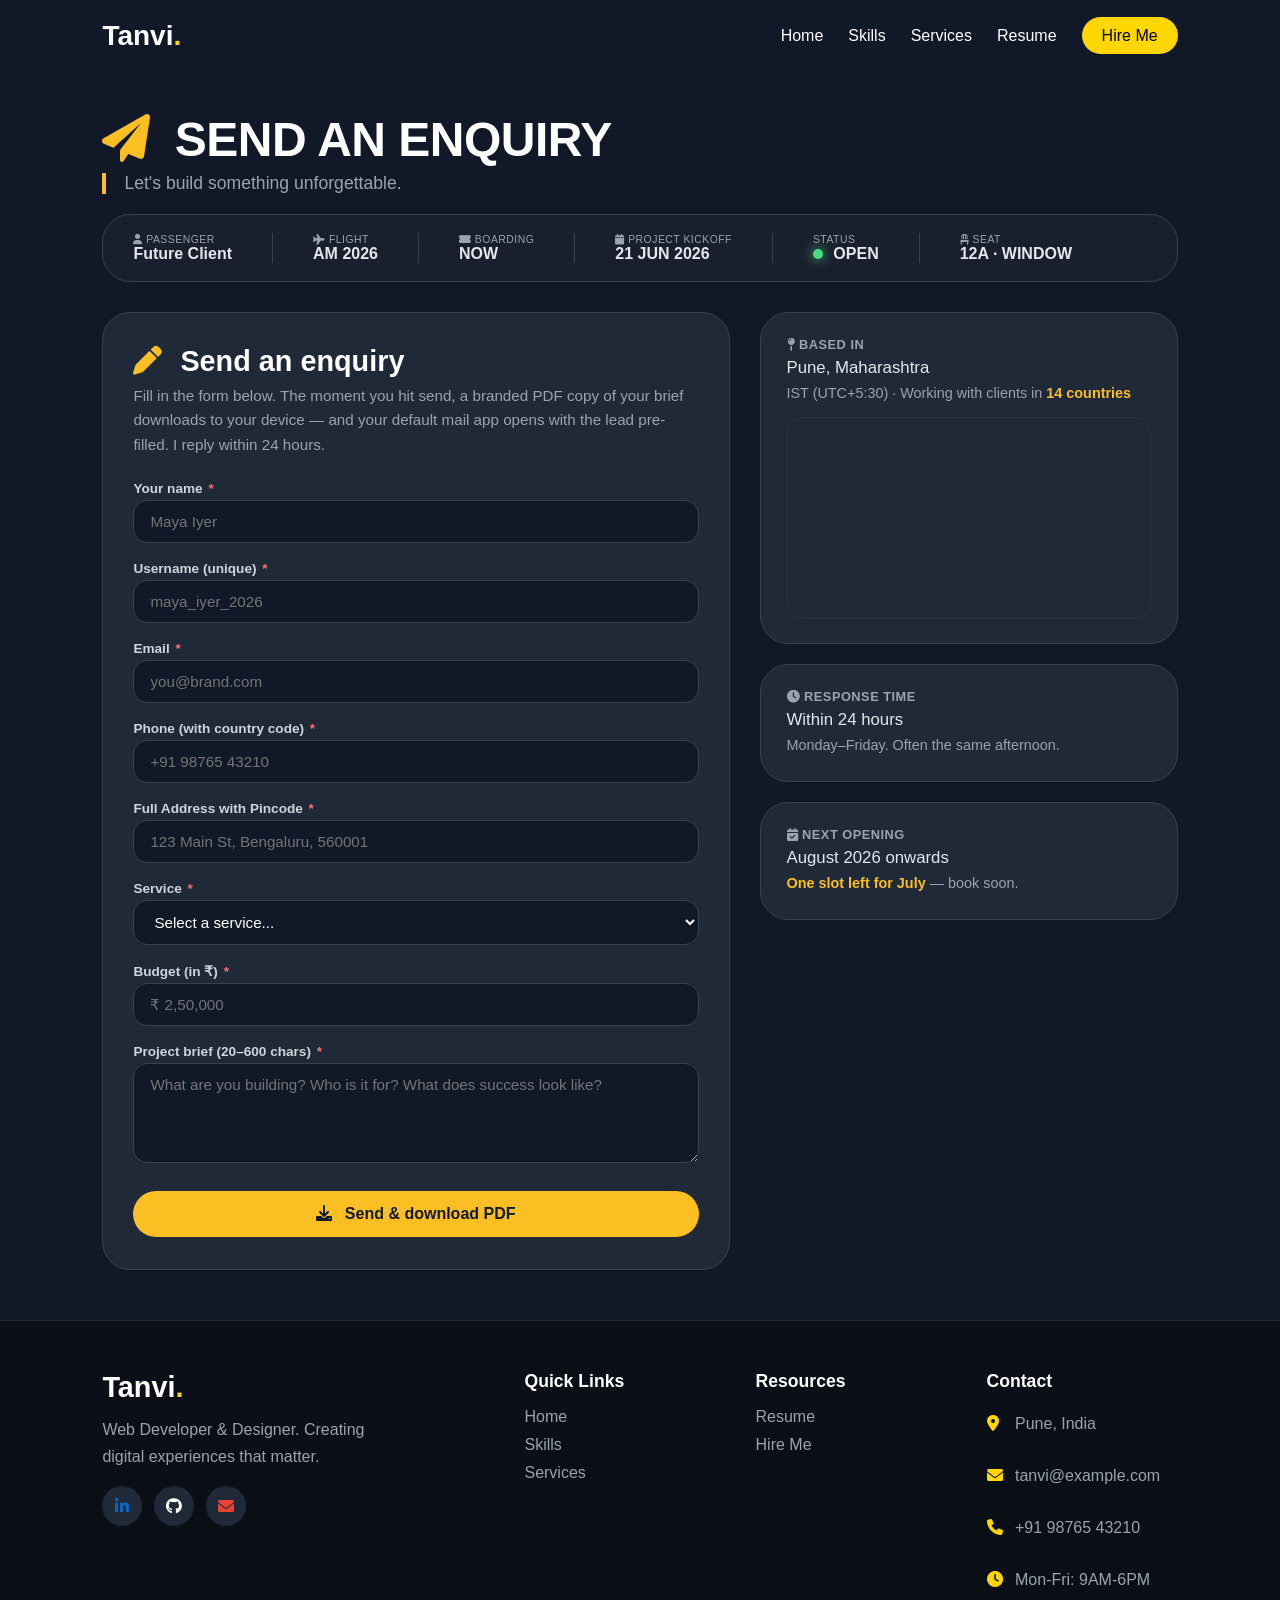
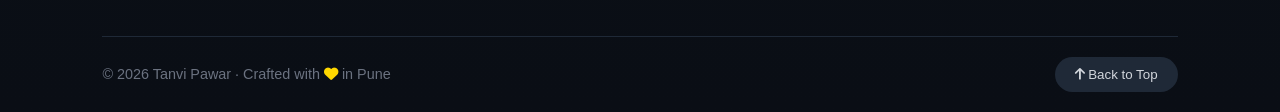
<file: contact.html>
<!DOCTYPE html>
<html lang="en">
<head>
  <meta charset="UTF-8" />
  <meta name="viewport" content="width=device-width, initial-scale=1.0" />
  <title>Tanvi · Contact · Studio</title>
  <link rel="stylesheet" href="https://cdnjs.cloudflare.com/ajax/libs/font-awesome/6.0.0-beta3/css/all.min.css" />
  <style>
    * { margin: 0; padding: 0; box-sizing: border-box; font-family: 'Segoe UI', Arial, sans-serif; }
    body { background: #111827; color: white; }

    header {
      display: flex;
      justify-content: space-between;
      align-items: center;
      padding: 20px 8%;
      position: sticky;
      top: 0;
      background: #111827;
      z-index: 100;
    }
    .logo { font-size: 28px; font-weight: bold; }
    .logo span { color: gold; }
    nav ul { display: flex; list-style: none; gap: 25px; }
    nav ul li a { text-decoration: none; color: white; font-weight: 500; transition: 0.2s; }
    nav ul li a:hover { color: #ffd966; }
    .active { background: gold; padding: 10px 20px; border-radius: 20px; color: black !important; }
    .active:hover { background: #e6c200 !important; color: black !important; }

    .contact-header { padding: 40px 8% 20px; }
    .contact-header h1 { font-size: 3rem; font-weight: 700; letter-spacing: -0.5px; }
    .contact-header h1 i { color: #fbbf24; margin-right: 12px; }
    .contact-header .sub { color: #9ca3af; font-size: 1.1rem; margin-top: 6px; border-left: 4px solid #fbbf24; padding-left: 18px; }

    .boarding-status { padding: 10px 8% 20px; display: flex; flex-wrap: wrap; gap: 20px 40px; align-items: center; background: #1a1f2e; border-radius: 28px; margin: 0 8% 20px; padding: 18px 30px; border: 1px solid #374151; }
    .boarding-status .item { display: flex; flex-direction: column; }
    .boarding-status .item .label { font-size: 0.65rem; text-transform: uppercase; color: #9ca3af; letter-spacing: 0.5px; }
    .boarding-status .item .value { font-weight: 600; font-size: 1rem; color: #e5e7eb; }
    .boarding-status .item .value i { color: #fbbf24; margin-right: 6px; }
    .boarding-status .divider { width: 1px; height: 30px; background: #374151; }
    .status-dot { display: inline-block; width: 10px; height: 10px; background: #4ade80; border-radius: 50%; margin-right: 6px; box-shadow: 0 0 12px #4ade80; }

    .contact-content { padding: 10px 8% 30px; display: grid; grid-template-columns: 1.2fr 0.8fr; gap: 30px; }

    .contact-form { background: #1f2937; border-radius: 28px; padding: 32px 30px; border: 1px solid #374151; }
    .contact-form .form-title { font-size: 1.8rem; font-weight: 700; margin-bottom: 6px; }
    .contact-form .form-title i { color: #fbbf24; margin-right: 10px; }
    .contact-form .form-desc { color: #9ca3af; font-size: 0.95rem; line-height: 1.6; margin-bottom: 24px; }

    .form-group { margin-bottom: 18px; }
    .form-group label { display: block; font-size: 0.85rem; font-weight: 600; color: #d1d5db; margin-bottom: 4px; }
    .form-group label .required { color: #f87171; margin-left: 2px; }
    .form-group input, .form-group select, .form-group textarea { width: 100%; padding: 12px 16px; background: #111827; border: 1px solid #374151; border-radius: 14px; color: white; font-size: 0.95rem; transition: 0.2s; outline: none; font-family: inherit; }
    .form-group input:focus, .form-group select:focus, .form-group textarea:focus { border-color: #fbbf24; box-shadow: 0 0 0 3px rgba(251, 191, 36, 0.15); }
    .form-group input.error, .form-group textarea.error { border-color: #f87171; box-shadow: 0 0 0 3px rgba(248, 113, 113, 0.15); }
    .form-group textarea { resize: vertical; min-height: 100px; }
    .form-group select option { background: #1f2937; }
    .form-row { display: grid; grid-template-columns: 1fr 1fr; gap: 16px; }
    .form-group .error-msg { color: #f87171; font-size: 0.8rem; margin-top: 4px; display: none; }
    .form-group .error-msg.show { display: block; }

    .btn-submit { background: #fbbf24; color: #111827; border: none; padding: 14px 40px; border-radius: 60px; font-weight: 700; font-size: 1rem; cursor: pointer; transition: 0.2s; width: 100%; margin-top: 6px; }
    .btn-submit:hover { background: #f59e0b; transform: scale(1.01); }
    .btn-submit i { margin-right: 8px; }

    .contact-info { display: flex; flex-direction: column; gap: 20px; }
    .info-card { background: #1f2937; border-radius: 28px; padding: 24px 26px; border: 1px solid #374151; }
    .info-card .info-title { font-size: 0.8rem; text-transform: uppercase; color: #9ca3af; letter-spacing: 0.5px; font-weight: 600; margin-bottom: 6px; }
    .info-card .info-value { font-size: 1.05rem; font-weight: 500; color: #e5e7eb; }
    .info-card .info-value i { color: #fbbf24; margin-right: 8px; width: 20px; }
    .info-card .info-desc { color: #9ca3af; font-size: 0.9rem; line-height: 1.6; margin-top: 4px; }
    .info-card .highlight { color: #fbbf24; font-weight: 600; }

    /* MAP CONTAINER */
    .map-container { 
      border-radius: 16px; 
      overflow: hidden; 
      margin-top: 12px;
      border: 1px solid #2a3344;
    }
    .map-container iframe {
      width: 100%;
      height: 200px;
      border: 0;
      display: block;
    }

    /* NEW UNIQUE FOOTER */
    .footer-new {
      background: linear-gradient(180deg, #0b0f17 0%, #0a0e15 100%);
      border-top: 1px solid #1f2937;
      padding: 50px 8% 20px;
      margin-top: 20px;
    }
    .footer-grid {
      display: grid;
      grid-template-columns: 2fr 1fr 1fr 1fr;
      gap: 40px;
      margin-bottom: 40px;
    }
    .footer-brand h3 { font-size: 1.8rem; font-weight: 700; margin-bottom: 12px; }
    .footer-brand h3 span { color: gold; }
    .footer-brand p { color: #9ca3af; line-height: 1.7; max-width: 300px; }
    .footer-social { display: flex; gap: 12px; margin-top: 16px; }
    .footer-social a { display: inline-flex; align-items: center; justify-content: center; width: 40px; height: 40px; border-radius: 50%; background: #1f2937; color: #d1d5db; transition: 0.3s; text-decoration: none; }
    .footer-social a:hover { background: gold; color: #111827; transform: translateY(-3px); }
    .footer-col h4 { color: white; font-size: 1.1rem; font-weight: 600; margin-bottom: 16px; }
    .footer-col ul { list-style: none; }
    .footer-col ul li { margin-bottom: 10px; }
    .footer-col ul li a { color: #9ca3af; text-decoration: none; transition: 0.3s; }
    .footer-col ul li a:hover { color: gold; padding-left: 6px; }
    .footer-col .contact-info { color: #9ca3af; line-height: 2; }
    .footer-col .contact-info i { color: gold; width: 24px; }
    .footer-bottom { border-top: 1px solid #1f2937; padding-top: 20px; display: flex; justify-content: space-between; align-items: center; flex-wrap: wrap; gap: 12px; }
    .footer-bottom p { color: #6b7280; font-size: 0.9rem; }
    .footer-bottom .scroll-top { background: #1f2937; color: #d1d5db; border: none; padding: 10px 20px; border-radius: 40px; cursor: pointer; transition: 0.3s; }
    .footer-bottom .scroll-top:hover { background: gold; color: #111827; }

    /* Footer social icons - updated with correct links */
    .footer-social a .fa-linkedin-in { color: #0a66c2; }
    .footer-social a .fa-github { color: #fff; }
    .footer-social a .fa-envelope { color: #ea4335; }

    @media (max-width: 900px) {
      .contact-content { grid-template-columns: 1fr; gap: 20px; }
      .form-row { grid-template-columns: 1fr; }
    }
    @media (max-width: 768px) {
      .contact-header h1 { font-size: 2.2rem; }
      .boarding-status { flex-direction: column; align-items: flex-start; gap: 10px; padding: 16px 20px; }
      .boarding-status .divider { display: none; }
      .footer-grid { grid-template-columns: 1fr; gap: 30px; }
      .footer-bottom { flex-direction: column; text-align: center; }
      nav ul { gap: 12px; flex-wrap: wrap; }
      header { flex-direction: column; align-items: flex-start; gap: 10px; }
      .contact-form { padding: 24px 18px; }
    }
  </style>
</head>
<body>

<header>
  <div class="logo">Tanvi<span>.</span></div>
  <nav>
    <ul>
      <li><a href="index.html">Home</a></li>
      <li><a href="skills.html">Skills</a></li>
      <li><a href="services.html">Services</a></li>
      <li><a href="resume.html">Resume</a></li>
      <li><a href="contact.html" class="active">Hire Me</a></li>
    </ul>
  </nav>
</header>

<div class="contact-header">
  <h1><i class="fas fa-paper-plane"></i> SEND AN ENQUIRY</h1>
  <div class="sub">Let's build something unforgettable.</div>
</div>

<div class="boarding-status">
  <div class="item">
    <span class="label"><i class="fas fa-user"></i> PASSENGER</span>
    <span class="value">Future Client</span>
  </div>
  <div class="divider"></div>
  <div class="item">
    <span class="label"><i class="fas fa-plane"></i> FLIGHT</span>
    <span class="value">AM 2026</span>
  </div>
  <div class="divider"></div>
  <div class="item">
    <span class="label"><i class="fas fa-ticket-alt"></i> BOARDING</span>
    <span class="value">NOW</span>
  </div>
  <div class="divider"></div>
  <div class="item">
    <span class="label"><i class="fas fa-calendar"></i> PROJECT KICKOFF</span>
    <span class="value">21 JUN 2026</span>
  </div>
  <div class="divider"></div>
  <div class="item">
    <span class="label">STATUS</span>
    <span class="value"><span class="status-dot"></span> OPEN</span>
  </div>
  <div class="divider"></div>
  <div class="item">
    <span class="label"><i class="fas fa-chair"></i> SEAT</span>
    <span class="value">12A · WINDOW</span>
  </div>
</div>

<div class="contact-content">
  <div class="contact-form">
    <div class="form-title"><i class="fas fa-pen"></i> Send an enquiry</div>
    <div class="form-desc">
      Fill in the form below. The moment you hit send, a branded PDF copy of your brief downloads to your device — and your default mail app opens with the lead pre-filled. I reply within 24 hours.
    </div>

    <form id="contactForm" onsubmit="return handleSubmit(event)">
      <div class="form-group">
        <label for="name">Your name <span class="required">*</span></label>
        <input type="text" id="name" placeholder="Maya Iyer" required />
        <div class="error-msg" id="nameError">Please enter your full name.</div>
      </div>

      <div class="form-group">
        <label for="username">Username (unique) <span class="required">*</span></label>
        <input type="text" id="username" placeholder="maya_iyer_2026" required />
        <div class="error-msg" id="usernameError">Please choose a unique username (min 3 characters, letters/numbers/underscore).</div>
      </div>

      <div class="form-group">
        <label for="email">Email <span class="required">*</span></label>
        <input type="email" id="email" placeholder="you@brand.com" required />
        <div class="error-msg" id="emailError">Please enter a valid email address.</div>
      </div>

      <div class="form-group">
        <label for="phone">Phone (with country code) <span class="required">*</span></label>
        <input type="tel" id="phone" placeholder="+91 98765 43210" required />
        <div class="error-msg" id="phoneError">Phone must start with 6-9 and be 10-12 digits long (with country code).</div>
      </div>

      <div class="form-group">
        <label for="address">Full Address with Pincode <span class="required">*</span></label>
        <input type="text" id="address" placeholder="123 Main St, Bengaluru, 560001" required />
        <div class="error-msg" id="addressError">Please enter a complete address with a 6-digit pincode.</div>
      </div>

      <div class="form-group">
        <label for="service">Service <span class="required">*</span></label>
        <select id="service" required>
          <option value="">Select a service...</option>
          <option value="landing">Landing page ($750)</option>
          <option value="full">Full website ($2,400)</option>
          <option value="retainer">Retainer ($1,200/mo)</option>
          <option value="custom">Custom project</option>
        </select>
        <div class="error-msg" id="serviceError">Please select a service.</div>
      </div>

      <div class="form-group">
        <label for="budget">Budget (in ₹) <span class="required">*</span></label>
        <input type="text" id="budget" placeholder="₹ 2,50,000" required />
        <div class="error-msg" id="budgetError">Please enter your budget in ₹ (e.g., ₹ 2,50,000 or 250000).</div>
      </div>

      <div class="form-group">
        <label for="brief">Project brief (20–600 chars) <span class="required">*</span></label>
        <textarea id="brief" rows="4" placeholder="What are you building? Who is it for? What does success look like?" required></textarea>
        <div class="error-msg" id="briefError">Project brief must be between 20 and 600 characters.</div>
      </div>

      <button type="submit" class="btn-submit">
        <i class="fas fa-download"></i> Send &amp; download PDF
      </button>
    </form>
  </div>

  <div class="contact-info">
    <div class="info-card">
      <div class="info-title"><i class="fas fa-map-pin"></i> Based in</div>
      <div class="info-value">Pune, Maharashtra</div>
      <div class="info-desc">IST (UTC+5:30) · Working with clients in <span class="highlight">14 countries</span></div>
      <!-- MAP showing Pune location -->
      <div class="map-container">
        <iframe 
          src="https://www.google.com/maps/embed?pb=!1m18!1m12!1m3!1d3783.800372930947!2d73.84734307499246!3d18.520430982488017!2m3!1f0!2f0!3f0!3m2!1i1024!2i768!4f13.1!3m3!1m2!1s0x3bc2bf2e67461101%3A0x828d43bf9d9ee343!2sPune%2C%20Maharashtra!5e0!3m2!1sen!2sin!4v1700000000000!5m2!1sen!2sin" 
          allowfullscreen="" 
          loading="lazy" 
          referrerpolicy="no-referrer-when-downgrade">
        </iframe>
      </div>
    </div>

    <div class="info-card">
      <div class="info-title"><i class="fas fa-clock"></i> Response time</div>
      <div class="info-value">Within 24 hours</div>
      <div class="info-desc">Monday–Friday. Often the same afternoon.</div>
    </div>

    <div class="info-card">
      <div class="info-title"><i class="fas fa-calendar-check"></i> Next opening</div>
      <div class="info-value">August 2026 onwards</div>
      <div class="info-desc"><span class="highlight">One slot left for July</span> — book soon.</div>
    </div>
  </div>
</div>

<!-- NEW UNIQUE FOOTER -->
<footer class="footer-new">
  <div class="footer-grid">
    <div class="footer-brand">
      <h3>Tanvi<span>.</span></h3>
      <p>Web Developer &amp; Designer. Creating digital experiences that matter.</p>
       <div class="footer-social">
        <!-- LinkedIn - opens LinkedIn profile -->
        <a href="https://www.linkedin.com/in/tanvi-pawar-0872b03a2?utm_source=share_via&utm_content=profile&utm_medium=member_android" target="_blank" title="LinkedIn">
          <i class="fab fa-linkedin-in"></i>
        </a>
        <!-- GitHub - opens GitHub profile -->
        <a href="https://github.com/tanavipawar11/ti-o" target="_blank" title="GitHub">
          <i class="fab fa-github"></i>
        </a>
        <!-- Gmail - opens Gmail inbox -->
        <a href="https://mail.google.com/mail/u/0/#inbox" target="_blank" title="Gmail">
          <i class="fas fa-envelope"></i>
        </a>
      </div>
    </div>
    <div class="footer-col">
      <h4>Quick Links</h4>
      <ul>
        <li><a href="index.html">Home</a></li>
        <li><a href="skills.html">Skills</a></li>
        <li><a href="services.html">Services</a></li>
      </ul>
    </div>
    <div class="footer-col">
      <h4>Resources</h4>
      <ul>
        <li><a href="resume.html">Resume</a></li>
        <li><a href="contact.html">Hire Me</a></li>
       
      </ul>
    </div>
    <div class="footer-col">
      <h4>Contact</h4>
      <div class="contact-info">
        <div><i class="fas fa-map-marker-alt"></i> Pune, India</div>
        <div><i class="fas fa-envelope"></i> tanvi@example.com</div>
        <div><i class="fas fa-phone"></i> +91 98765 43210</div>
        <div><i class="fas fa-clock"></i> Mon-Fri: 9AM-6PM</div>
      </div>
    </div>
  </div>
  <div class="footer-bottom">
    <p>© 2026 Tanvi Pawar · Crafted with <i class="fas fa-heart" style="color: gold;"></i> in Pune</p>
    <button class="scroll-top" onclick="window.scrollTo({top:0,behavior:'smooth'})">
      <i class="fas fa-arrow-up"></i> Back to Top
    </button>
  </div>
</footer>

<script>
  (function() {
    console.log('✧ Tanvi· Contact page loaded ✧');
  })();

  function handleSubmit(e) {
    e.preventDefault();

    const name = document.getElementById('name');
    const username = document.getElementById('username');
    const email = document.getElementById('email');
    const phone = document.getElementById('phone');
    const address = document.getElementById('address');
    const service = document.getElementById('service');
    const budget = document.getElementById('budget');
    const brief = document.getElementById('brief');

    document.querySelectorAll('.error-msg').forEach(el => el.classList.remove('show'));
    document.querySelectorAll('.form-group input, .form-group textarea, .form-group select').forEach(el => el.classList.remove('error'));

    let isValid = true;

    if (name.value.trim().length < 2) {
      document.getElementById('nameError').classList.add('show');
      name.classList.add('error');
      isValid = false;
    }

    if (!/^[a-zA-Z0-9_]{3,30}$/.test(username.value)) {
      document.getElementById('usernameError').classList.add('show');
      username.classList.add('error');
      isValid = false;
    }

    if (!/^[^\s@]+@[^\s@]+\.[^\s@]+$/.test(email.value)) {
      document.getElementById('emailError').classList.add('show');
      email.classList.add('error');
      isValid = false;
    }

    const cleanPhone = phone.value.replace(/[\s+\-()]/g, '').replace(/^\+/, '');
    if (cleanPhone.length < 10 || cleanPhone.length > 12 || cleanPhone.charAt(0) < '6' || cleanPhone.charAt(0) > '9') {
      document.getElementById('phoneError').classList.add('show');
      phone.classList.add('error');
      isValid = false;
    }

    const pincodeMatch = address.value.match(/\b\d{6}\b/);
    if (!pincodeMatch || address.value.trim().length < 10) {
      document.getElementById('addressError').classList.add('show');
      address.classList.add('error');
      isValid = false;
    }

    if (service.value === '') {
      document.getElementById('serviceError').classList.add('show');
      service.classList.add('error');
      isValid = false;
    }

    const budgetCleaned = budget.value.replace(/[,.\s]/g, '');
    if (!/[₹]|rs/i.test(budget.value) || !/[0-9]/.test(budget.value) || budgetCleaned.length === 0) {
      document.getElementById('budgetError').classList.add('show');
      budget.classList.add('error');
      isValid = false;
    }

    const briefLen = brief.value.trim().length;
    if (briefLen < 20 || briefLen > 600) {
      document.getElementById('briefError').classList.add('show');
      brief.classList.add('error');
      isValid = false;
    }

    if (!isValid) {
      const firstError = document.querySelector('.form-group .error-msg.show');
      if (firstError) {
        firstError.closest('.form-group').scrollIntoView({ behavior: 'smooth', block: 'center' });
      }
      return false;
    }

    alert('✓ Thank you, ' + name.value.trim() + '!\n\n' +
          'A branded PDF copy of your brief is downloading now.\n' +
          'Your default mail app will open with the lead pre-filled.\n\n' +
          'I\'ll reply within 24 hours.');

    document.getElementById('contactForm').reset();
    document.querySelectorAll('.form-group input, .form-group textarea, .form-group select').forEach(el => el.classList.remove('error'));

    return false;
  }

  document.querySelectorAll('.form-group input, .form-group textarea, .form-group select').forEach(el => {
    el.addEventListener('input', function() {
      this.classList.remove('error');
      const errorMsg = this.closest('.form-group').querySelector('.error-msg');
      if (errorMsg) errorMsg.classList.remove('show');
    });
    el.addEventListener('change', function() {
      this.classList.remove('error');
      const errorMsg = this.closest('.form-group').querySelector('.error-msg');
      if (errorMsg) errorMsg.classList.remove('show');
    });
  });
</script>

</body>
</html>
</file>
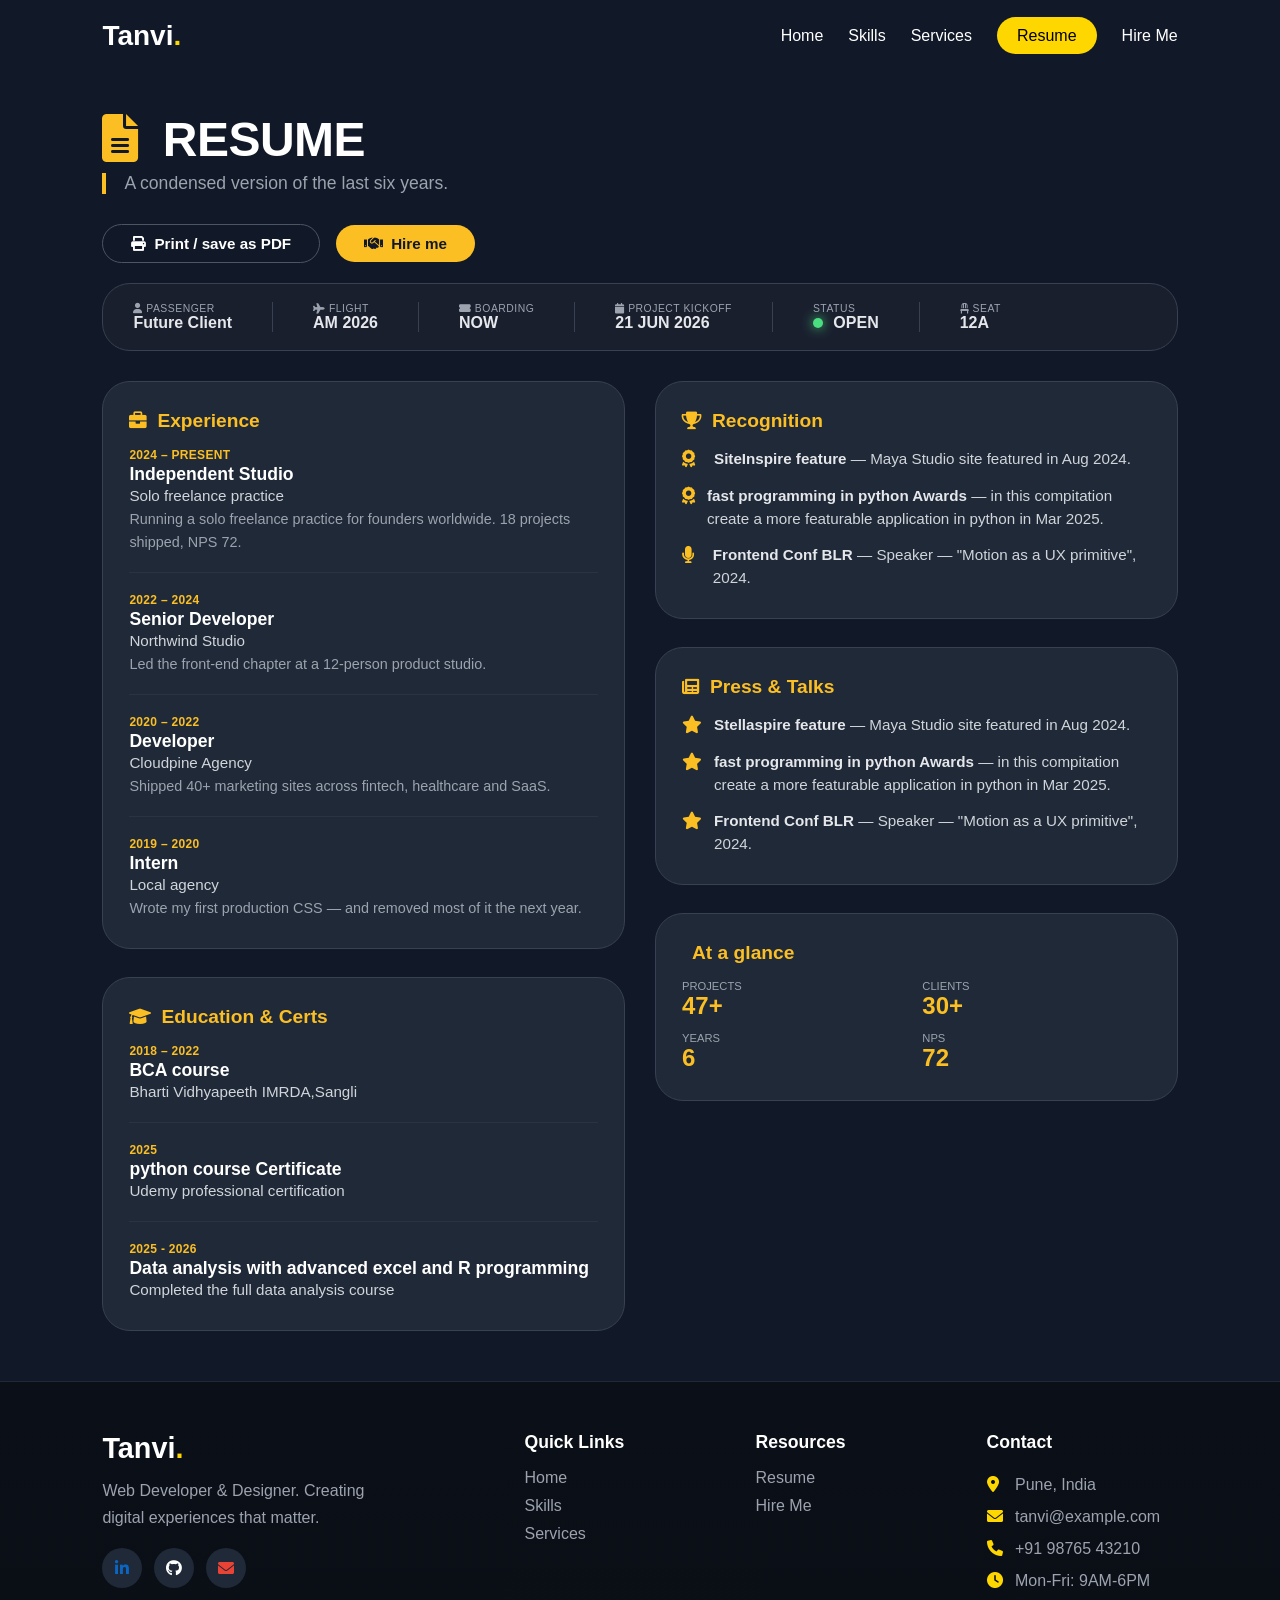
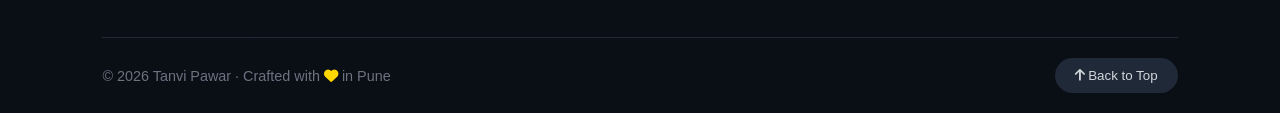
<file: resume.html>
<!DOCTYPE html>
<html lang="en">
<head>
  <meta charset="UTF-8" />
  <meta name="viewport" content="width=device-width, initial-scale=1.0" />
  <title>Tanvi · Resume · Studio</title>
  <link rel="stylesheet" href="https://cdnjs.cloudflare.com/ajax/libs/font-awesome/6.0.0-beta3/css/all.min.css" />
  <style>
    * { margin: 0; padding: 0; box-sizing: border-box; font-family: 'Segoe UI', Arial, sans-serif; }
    body { background: #111827; color: white; }

    header {
      display: flex;
      justify-content: space-between;
      align-items: center;
      padding: 20px 8%;
      position: sticky;
      top: 0;
      background: #111827;
      z-index: 100;
    }
    .logo { font-size: 28px; font-weight: bold; }
    .logo span { color: gold; }
    nav ul { display: flex; list-style: none; gap: 25px; }
    nav ul li a { text-decoration: none; color: white; font-weight: 500; transition: 0.2s; }
    nav ul li a:hover { color: #ffd966; }
    .active { background: gold; padding: 10px 20px; border-radius: 20px; color: black !important; }
    .active:hover { background: #e6c200 !important; color: black !important; }

    .resume-header { padding: 40px 8% 20px; }
    .resume-header h1 { font-size: 3rem; font-weight: 700; letter-spacing: -0.5px; }
    .resume-header h1 i { color: #fbbf24; margin-right: 12px; }
    .resume-header .sub { color: #9ca3af; font-size: 1.1rem; margin-top: 6px; border-left: 4px solid #fbbf24; padding-left: 18px; }

    .resume-actions { padding: 10px 8% 20px; display: flex; flex-wrap: wrap; gap: 16px; align-items: center; }
    .btn-resume { padding: 10px 28px; border-radius: 40px; font-weight: 600; border: none; cursor: pointer; font-size: 0.95rem; text-decoration: none; display: inline-flex; align-items: center; gap: 8px; transition: 0.2s; }
    .btn-resume-outline { background: transparent; color: white; border: 1px solid #4b5563; }
    .btn-resume-outline:hover { background: #374151; border-color: #fbbf24; }
    .btn-resume-primary { background: #fbbf24; color: #111827; border: none; font-weight: 700; }
    .btn-resume-primary:hover { background: #f59e0b; transform: scale(1.02); }

    .boarding-status { padding: 10px 8% 20px; display: flex; flex-wrap: wrap; gap: 20px 40px; align-items: center; background: #1a1f2e; border-radius: 28px; margin: 0 8% 20px; padding: 18px 30px; border: 1px solid #374151; }
    .boarding-status .item { display: flex; flex-direction: column; }
    .boarding-status .item .label { font-size: 0.65rem; text-transform: uppercase; color: #9ca3af; letter-spacing: 0.5px; }
    .boarding-status .item .value { font-weight: 600; font-size: 1rem; color: #e5e7eb; }
    .boarding-status .item .value i { color: #fbbf24; margin-right: 6px; }
    .boarding-status .divider { width: 1px; height: 30px; background: #374151; }
    .status-dot { display: inline-block; width: 10px; height: 10px; background: #4ade80; border-radius: 50%; margin-right: 6px; box-shadow: 0 0 12px #4ade80; }

    .resume-content { padding: 10px 8% 30px; display: grid; grid-template-columns: 1fr 1fr; gap: 30px; }
    .resume-column { display: flex; flex-direction: column; gap: 28px; }
    .resume-section { background: #1f2937; border-radius: 28px; padding: 28px 26px; border: 1px solid #374151; }
    .resume-section .section-title { font-size: 1.2rem; font-weight: 700; margin-bottom: 16px; color: #fbbf24; display: flex; align-items: center; gap: 10px; }
    .resume-section .section-title i { font-size: 1.1rem; }
    .entry { margin-bottom: 20px; border-bottom: 1px solid #2a3344; padding-bottom: 18px; }
    .entry:last-child { border-bottom: none; margin-bottom: 0; padding-bottom: 0; }
    .entry .entry-date { font-size: 0.75rem; font-weight: 600; color: #fbbf24; letter-spacing: 0.3px; text-transform: uppercase; }
    .entry .entry-title { font-size: 1.1rem; font-weight: 600; margin: 2px 0 2px; }
    .entry .entry-sub { font-size: 0.95rem; color: #d1d5db; margin-bottom: 4px; }
    .entry .entry-desc { font-size: 0.9rem; color: #9ca3af; line-height: 1.6; }
    .recognition-item { display: flex; align-items: flex-start; gap: 12px; margin-bottom: 14px; }
    .recognition-item:last-child { margin-bottom: 0; }
    .recognition-item i { color: #fbbf24; font-size: 1.1rem; margin-top: 2px; width: 20px; }
    .recognition-item .rec-text { font-size: 0.95rem; color: #d1d5db; line-height: 1.5; }
    .recognition-item .rec-text strong { color: #e5e7eb; }

    /* NEW UNIQUE FOOTER */
    .footer-new {
      background: linear-gradient(180deg, #0b0f17 0%, #0a0e15 100%);
      border-top: 1px solid #1f2937;
      padding: 50px 8% 20px;
      margin-top: 20px;
    }
    .footer-grid {
      display: grid;
      grid-template-columns: 2fr 1fr 1fr 1fr;
      gap: 40px;
      margin-bottom: 40px;
    }
    .footer-brand h3 { font-size: 1.8rem; font-weight: 700; margin-bottom: 12px; }
    .footer-brand h3 span { color: gold; }
    .footer-brand p { color: #9ca3af; line-height: 1.7; max-width: 300px; }
    .footer-social { display: flex; gap: 12px; margin-top: 16px; }
    .footer-social a { display: inline-flex; align-items: center; justify-content: center; width: 40px; height: 40px; border-radius: 50%; background: #1f2937; color: #d1d5db; transition: 0.3s; text-decoration: none; }
    .footer-social a:hover { background: gold; color: #111827; transform: translateY(-3px); }
    .footer-col h4 { color: white; font-size: 1.1rem; font-weight: 600; margin-bottom: 16px; }
    .footer-col ul { list-style: none; }
    .footer-col ul li { margin-bottom: 10px; }
    .footer-col ul li a { color: #9ca3af; text-decoration: none; transition: 0.3s; }
    .footer-col ul li a:hover { color: gold; padding-left: 6px; }
    .footer-col .contact-info { color: #9ca3af; line-height: 2; }
    .footer-col .contact-info i { color: gold; width: 24px; }
    .footer-bottom { border-top: 1px solid #1f2937; padding-top: 20px; display: flex; justify-content: space-between; align-items: center; flex-wrap: wrap; gap: 12px; }
    .footer-bottom p { color: #6b7280; font-size: 0.9rem; }
    .footer-bottom .scroll-top { background: #1f2937; color: #d1d5db; border: none; padding: 10px 20px; border-radius: 40px; cursor: pointer; transition: 0.3s; }
    .footer-bottom .scroll-top:hover { background: gold; color: #111827; }

    /* Footer social icons - updated with correct links */
    .footer-social a .fa-linkedin-in { color: #0a66c2; }
    .footer-social a .fa-github { color: #fff; }
    .footer-social a .fa-envelope { color: #ea4335; }

    @media (max-width: 900px) {
      .resume-content { grid-template-columns: 1fr; gap: 20px; }
    }
    @media (max-width: 768px) {
      .resume-header h1 { font-size: 2.2rem; }
      .boarding-status { flex-direction: column; align-items: flex-start; gap: 10px; padding: 16px 20px; }
      .boarding-status .divider { display: none; }
      .footer-grid { grid-template-columns: 1fr; gap: 30px; }
      .footer-bottom { flex-direction: column; text-align: center; }
      nav ul { gap: 12px; flex-wrap: wrap; }
      header { flex-direction: column; align-items: flex-start; gap: 10px; }
      .resume-actions { flex-direction: column; align-items: flex-start; }
    }
  </style>
</head>
<body>

<header>
  <div class="logo">Tanvi<span>.</span></div>
  <nav>
    <ul>
      <li><a href="index.html">Home</a></li>
      <li><a href="skills.html">Skills</a></li>
      <li><a href="services.html">Services</a></li>
      <li><a href="resume.html" class="active">Resume</a></li>
      <li><a href="contact.html">Hire Me</a></li>
    </ul>
  </nav>
</header>

<div class="resume-header">
  <h1><i class="fas fa-file-alt"></i> RESUME</h1>
  <div class="sub">A condensed version of the last six years.</div>
</div>

<div class="resume-actions">
  <!-- Print / Save as PDF - triggers browser print dialog -->
  <a href="#" class="btn-resume btn-resume-outline" onclick="window.print(); return false;">
    <i class="fas fa-print"></i> Print / save as PDF
  </a>
  <!-- Hire Me - navigates to contact.html -->
  <a href="contact.html" class="btn-resume btn-resume-primary">
    <i class="fas fa-handshake"></i> Hire me
  </a>
</div>

<div class="boarding-status">
  <div class="item">
    <span class="label"><i class="fas fa-user"></i> PASSENGER</span>
    <span class="value">Future Client</span>
  </div>
  <div class="divider"></div>
  <div class="item">
    <span class="label"><i class="fas fa-plane"></i> FLIGHT</span>
    <span class="value">AM 2026</span>
  </div>
  <div class="divider"></div>
  <div class="item">
    <span class="label"><i class="fas fa-ticket-alt"></i> BOARDING</span>
    <span class="value">NOW</span>
  </div>
  <div class="divider"></div>
  <div class="item">
    <span class="label"><i class="fas fa-calendar"></i> PROJECT KICKOFF</span>
    <span class="value">21 JUN 2026</span>
  </div>
  <div class="divider"></div>
  <div class="item">
    <span class="label">STATUS</span>
    <span class="value"><span class="status-dot"></span> OPEN</span>
  </div>
  <div class="divider"></div>
  <div class="item">
    <span class="label"><i class="fas fa-chair"></i> SEAT</span>
    <span class="value">12A</span>
  </div>
</div>

<div class="resume-content">
  <div class="resume-column">
    <div class="resume-section">
      <div class="section-title"><i class="fas fa-briefcase"></i> Experience</div>
      <div class="entry">
        <div class="entry-date">2024 – PRESENT</div>
        <div class="entry-title">Independent Studio</div>
        <div class="entry-sub">Solo freelance practice</div>
        <div class="entry-desc">Running a solo freelance practice for founders worldwide. 18 projects shipped, NPS 72.</div>
      </div>
      <div class="entry">
        <div class="entry-date">2022 – 2024</div>
        <div class="entry-title">Senior Developer</div>
        <div class="entry-sub">Northwind Studio</div>
        <div class="entry-desc">Led the front-end chapter at a 12-person product studio.</div>
      </div>
      <div class="entry">
        <div class="entry-date">2020 – 2022</div>
        <div class="entry-title">Developer</div>
        <div class="entry-sub">Cloudpine Agency</div>
        <div class="entry-desc">Shipped 40+ marketing sites across fintech, healthcare and SaaS.</div>
      </div>
      <div class="entry">
        <div class="entry-date">2019 – 2020</div>
        <div class="entry-title">Intern</div>
        <div class="entry-sub">Local agency</div>
        <div class="entry-desc">Wrote my first production CSS — and removed most of it the next year.</div>
      </div>
    </div>

    <div class="resume-section">
      <div class="section-title"><i class="fas fa-graduation-cap"></i> Education &amp; Certs</div>
      <div class="entry">
        <div class="entry-date">2018 – 2022</div>
        <div class="entry-title">BCA course </div>
        <div class="entry-sub">Bharti Vidhyapeeth IMRDA,Sangli</div>
      </div>
      <div class="entry">
        <div class="entry-date">2025</div>
        <div class="entry-title">python course Certificate</div>
        <div class="entry-sub">Udemy professional certification</div>
      </div>
      <div class="entry">
        <div class="entry-date">2025 - 2026</div>
        <div class="entry-title">Data analysis with advanced excel and R programming </div>
        <div class="entry-sub">Completed the full data analysis course</div>
      </div>
    </div>
  </div>

  <div class="resume-column">
    <div class="resume-section">
      <div class="section-title"><i class="fas fa-trophy"></i> Recognition</div>
      <div class="recognition-item">
        <i class="fas fa-award"></i>
        <div class="rec-text"><strong>SiteInspire feature</strong> — Maya Studio site featured in Aug 2024.</div>
      </div>
      <div class="recognition-item">
        <i class="fas fa-award"></i>
        <div class="rec-text"><strong>fast programming in python Awards</strong> — in this compitation create a more featurable application in python in  Mar 2025.</div>
      </div>
      <div class="recognition-item">
        <i class="fas fa-microphone"></i>
        <div class="rec-text"><strong>Frontend Conf BLR</strong> — Speaker — "Motion as a UX primitive", 2024.</div>
      </div>
    </div>

    <div class="resume-section">
      <div class="section-title"><i class="fas fa-newspaper"></i> Press &amp; Talks</div>
      <div class="recognition-item">
        <i class="fas fa-star"></i>
        <div class="rec-text"><strong>Stellaspire feature</strong> — Maya Studio site featured in Aug 2024.</div>
      </div>
      <div class="recognition-item">
        <i class="fas fa-star"></i>
        <div class="rec-text"><strong>fast programming in python Awards</strong> — in this compitation create a more featurable application in python in  Mar 2025.</div>
      </div>
      <div class="recognition-item">
        <i class="fas fa-star"></i>
        <div class="rec-text"><strong>Frontend Conf BLR</strong> — Speaker — "Motion as a UX primitive", 2024.</div>
      </div>
    </div>

    <div class="resume-section">
      <div class="section-title"><i class="fas fa-chart-simple"></i> At a glance</div>
      <div style="display: grid; grid-template-columns: 1fr 1fr; gap: 12px;">
        <div>
          <div style="font-size: 0.7rem; color: #9ca3af; text-transform: uppercase;">Projects</div>
          <div style="font-size: 1.5rem; font-weight: 700; color: #fbbf24;">47+</div>
        </div>
        <div>
          <div style="font-size: 0.7rem; color: #9ca3af; text-transform: uppercase;">Clients</div>
          <div style="font-size: 1.5rem; font-weight: 700; color: #fbbf24;">30+</div>
        </div>
        <div>
          <div style="font-size: 0.7rem; color: #9ca3af; text-transform: uppercase;">Years</div>
          <div style="font-size: 1.5rem; font-weight: 700; color: #fbbf24;">6</div>
        </div>
        <div>
          <div style="font-size: 0.7rem; color: #9ca3af; text-transform: uppercase;">NPS</div>
          <div style="font-size: 1.5rem; font-weight: 700; color: #fbbf24;">72</div>
        </div>
      </div>
    </div>
  </div>
</div>

<!-- NEW UNIQUE FOOTER -->
<footer class="footer-new">
  <div class="footer-grid">
    <div class="footer-brand">
      <h3>Tanvi<span>.</span></h3>
      <p>Web Developer &amp; Designer. Creating digital experiences that matter.</p>
      <div class="footer-social">
        <!-- LinkedIn - opens LinkedIn profile -->
        <a href="https://www.linkedin.com/in/tanvi-pawar-0872b03a2?utm_source=share_via&utm_content=profile&utm_medium=member_android" target="_blank" title="LinkedIn">
          <i class="fab fa-linkedin-in"></i>
        </a>
        <!-- GitHub - opens GitHub profile -->
        <a href="https://github.com/tanavipawar11/ti-o" target="_blank" title="GitHub">
          <i class="fab fa-github"></i>
        </a>
        <!-- Gmail - opens Gmail inbox -->
        <a href="https://mail.google.com/mail/u/0/#inbox" target="_blank" title="Gmail">
          <i class="fas fa-envelope"></i>
        </a>
      </div>
    </div>
    <div class="footer-col">
      <h4>Quick Links</h4>
      <ul>
        <li><a href="index.html">Home</a></li>
        <li><a href="skills.html">Skills</a></li>
        <li><a href="services.html">Services</a></li>
      </ul>
    </div>
    <div class="footer-col">
      <h4>Resources</h4>
      <ul>
        <li><a href="resume.html">Resume</a></li>
        <li><a href="contact.html">Hire Me</a></li>
      </ul>
    </div>
    <div class="footer-col">
      <h4>Contact</h4>
      <div class="contact-info">
        <div><i class="fas fa-map-marker-alt"></i> Pune, India</div>
        <div><i class="fas fa-envelope"></i> tanvi@example.com</div>
        <div><i class="fas fa-phone"></i> +91 98765 43210</div>
        <div><i class="fas fa-clock"></i> Mon-Fri: 9AM-6PM</div>
      </div>
    </div>
  </div>
  <div class="footer-bottom">
    <p>© 2026 Tanvi Pawar · Crafted with <i class="fas fa-heart" style="color: gold;"></i> in Pune</p>
    <button class="scroll-top" onclick="window.scrollTo({top:0,behavior:'smooth'})">
      <i class="fas fa-arrow-up"></i> Back to Top
    </button>
  </div>
</footer>

<script>
  (function() {
    console.log('✧ Tanvi · Resume page loaded ✧');
    let counters = document.querySelectorAll(".card h2");
    counters.forEach(counter => {
      let target = parseInt(counter.innerText);
      let count = 0;
      let interval = setInterval(() => {
        count++;
        counter.innerText = count + "+";
        if (count >= target) clearInterval(interval);
      }, 50);
    });
  })();
</script>

</body>
</html>
</file>
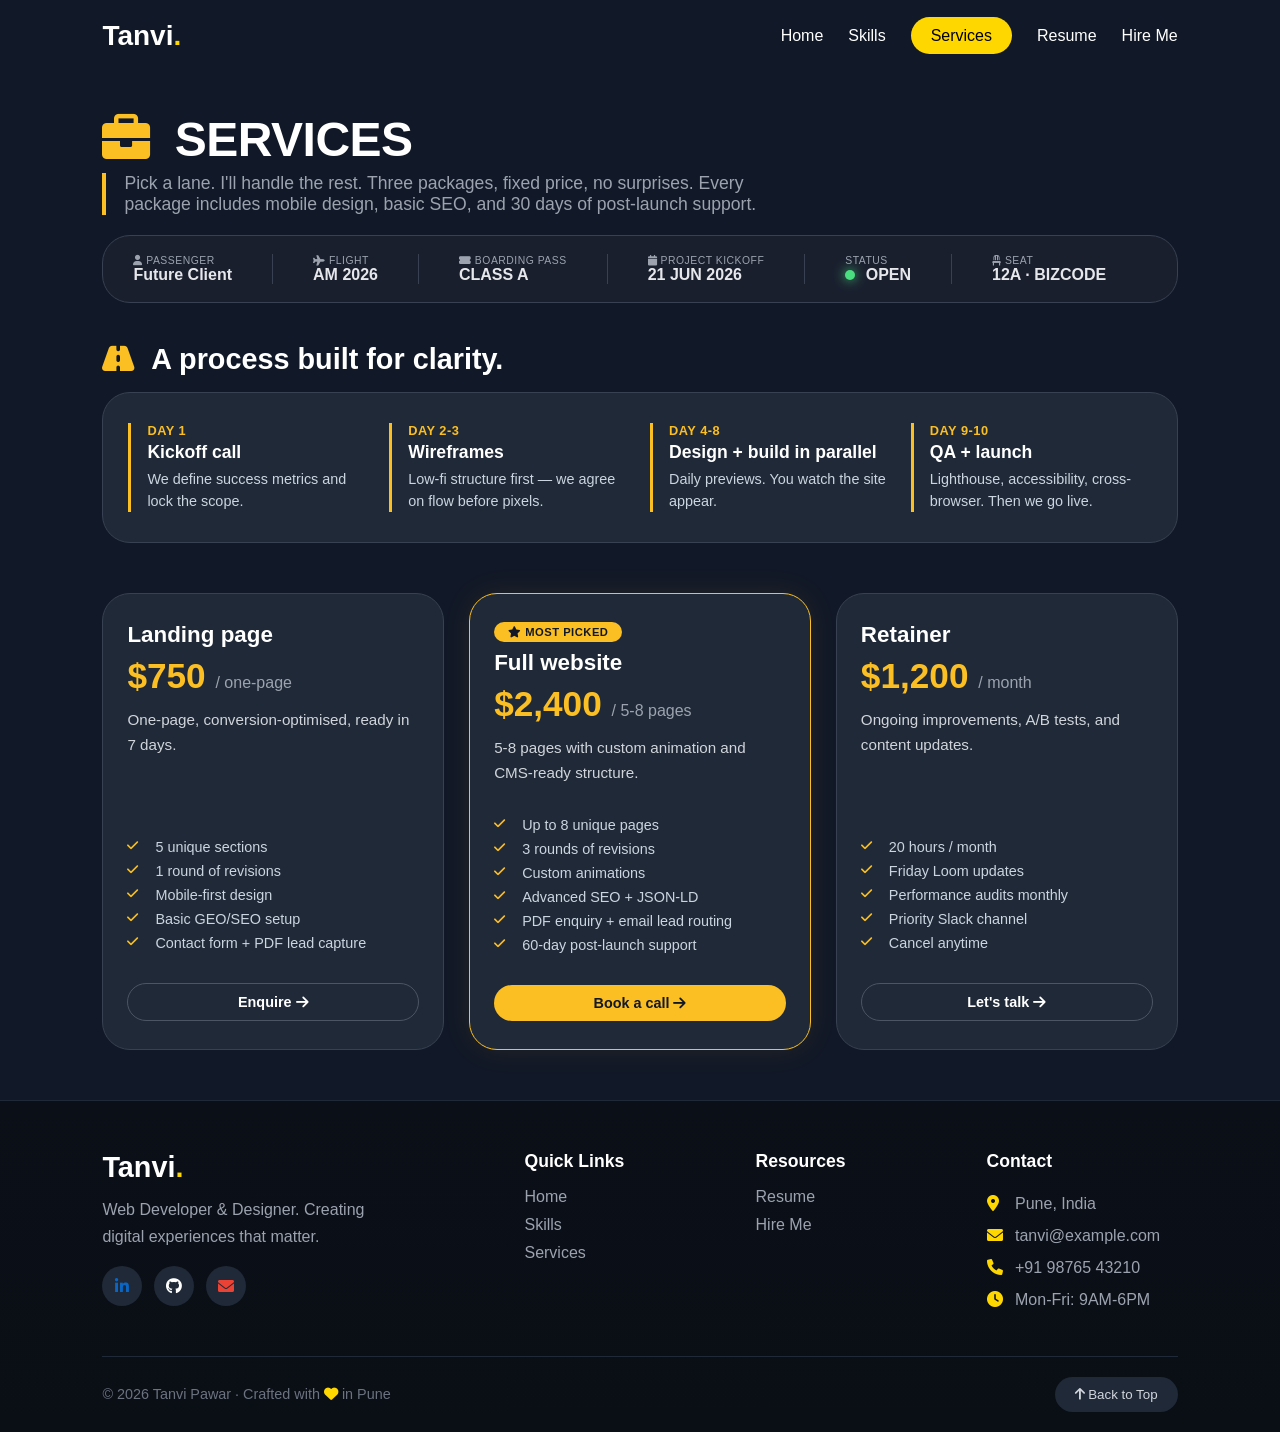
<file: services.html>
<!DOCTYPE html>
<html lang="en">
<head>
  <meta charset="UTF-8" />
  <meta name="viewport" content="width=device-width, initial-scale=1.0" />
  <title>Tanvi · Services · Studio</title>
  <link rel="stylesheet" href="https://cdnjs.cloudflare.com/ajax/libs/font-awesome/6.0.0-beta3/css/all.min.css" />
  <style>
    * { margin: 0; padding: 0; box-sizing: border-box; font-family: 'Segoe UI', Arial, sans-serif; }
    body { background: #111827; color: white; }

    header {
      display: flex;
      justify-content: space-between;
      align-items: center;
      padding: 20px 8%;
      position: sticky;
      top: 0;
      background: #111827;
      z-index: 100;
    }
    .logo { font-size: 28px; font-weight: bold; }
    .logo span { color: gold; }
    nav ul { display: flex; list-style: none; gap: 25px; }
    nav ul li a { text-decoration: none; color: white; font-weight: 500; transition: 0.2s; }
    nav ul li a:hover { color: #ffd966; }
    .active { background: gold; padding: 10px 20px; border-radius: 20px; color: black !important; }
    .active:hover { background: #e6c200 !important; color: black !important; }

    .services-header { padding: 40px 8% 20px; }
    .services-header h1 { font-size: 3rem; font-weight: 700; letter-spacing: -0.5px; }
    .services-header h1 i { color: #fbbf24; margin-right: 12px; }
    .services-header .sub { color: #9ca3af; font-size: 1.1rem; margin-top: 6px; border-left: 4px solid #fbbf24; padding-left: 18px; max-width: 700px; }

    .process-timeline { padding: 20px 8% 30px; }
    .process-grid { display: grid; grid-template-columns: repeat(auto-fit, minmax(200px, 1fr)); gap: 20px; background: #1f2937; padding: 30px 25px; border-radius: 28px; border: 1px solid #374151; }
    .process-step { display: flex; flex-direction: column; border-left: 3px solid #fbbf24; padding-left: 16px; }
    .process-step .day { font-size: 0.8rem; font-weight: 700; color: #fbbf24; letter-spacing: 0.5px; text-transform: uppercase; }
    .process-step h4 { font-size: 1.1rem; font-weight: 600; margin: 4px 0 6px; }
    .process-step p { color: #cbd5e1; font-size: 0.9rem; line-height: 1.5; }

    .services-cards { padding: 20px 8% 30px; }
    .cards-grid { display: grid; grid-template-columns: repeat(auto-fit, minmax(280px, 1fr)); gap: 25px; }
    .service-card { background: #1f2937; border-radius: 28px; padding: 28px 24px; border: 1px solid #374151; transition: 0.2s; display: flex; flex-direction: column; }
    .service-card:hover { border-color: #fbbf24; transform: translateY(-4px); box-shadow: 0 12px 30px rgba(0,0,0,0.4); }
    .service-card .price { font-size: 2.2rem; font-weight: 700; color: #fbbf24; margin: 8px 0 4px; }
    .service-card .price span { font-size: 1rem; font-weight: 400; color: #9ca3af; }
    .service-card .card-title { font-size: 1.4rem; font-weight: 600; }
    .service-card .card-desc { color: #d1d5db; font-size: 0.95rem; line-height: 1.6; margin: 8px 0 16px; flex: 1; }
    .service-card .feature-list { list-style: none; margin: 12px 0 20px; }
    .service-card .feature-list li { color: #cbd5e1; font-size: 0.9rem; padding: 4px 0; display: flex; align-items: center; gap: 10px; }
    .service-card .feature-list li i { color: #fbbf24; width: 18px; font-size: 0.8rem; }
    .service-card .badge { display: inline-block; background: #fbbf24; color: #111827; font-size: 0.7rem; font-weight: 700; padding: 4px 14px; border-radius: 30px; letter-spacing: 0.5px; align-self: flex-start; margin-bottom: 8px; }
    .btn-service { background: transparent; border: 1px solid #4b5563; padding: 10px 20px; border-radius: 40px; font-weight: 600; color: white; cursor: pointer; transition: 0.2s; text-align: center; text-decoration: none; display: inline-block; margin-top: 8px; font-size: 0.9rem; }
    .btn-service:hover { background: #fbbf24; color: #111827; border-color: #fbbf24; }
    .btn-service.primary { background: #fbbf24; color: #111827; border: none; }
    .btn-service.primary:hover { background: #f59e0b; }

    .boarding-status { padding: 10px 8% 20px; display: flex; flex-wrap: wrap; gap: 20px 40px; align-items: center; background: #1a1f2e; border-radius: 28px; margin: 0 8% 20px; padding: 18px 30px; border: 1px solid #374151; }
    .boarding-status .item { display: flex; flex-direction: column; }
    .boarding-status .item .label { font-size: 0.65rem; text-transform: uppercase; color: #9ca3af; letter-spacing: 0.5px; }
    .boarding-status .item .value { font-weight: 600; font-size: 1rem; color: #e5e7eb; }
    .boarding-status .item .value i { color: #fbbf24; margin-right: 6px; }
    .boarding-status .divider { width: 1px; height: 30px; background: #374151; }
    .status-dot { display: inline-block; width: 10px; height: 10px; background: #4ade80; border-radius: 50%; margin-right: 6px; box-shadow: 0 0 12px #4ade80; }

    /* NEW UNIQUE FOOTER */
    .footer-new {
      background: linear-gradient(180deg, #0b0f17 0%, #0a0e15 100%);
      border-top: 1px solid #1f2937;
      padding: 50px 8% 20px;
      margin-top: 20px;
    }
    .footer-grid {
      display: grid;
      grid-template-columns: 2fr 1fr 1fr 1fr;
      gap: 40px;
      margin-bottom: 40px;
    }
    .footer-brand h3 { font-size: 1.8rem; font-weight: 700; margin-bottom: 12px; }
    .footer-brand h3 span { color: gold; }
    .footer-brand p { color: #9ca3af; line-height: 1.7; max-width: 300px; }
    .footer-social { display: flex; gap: 12px; margin-top: 16px; }
    .footer-social a { display: inline-flex; align-items: center; justify-content: center; width: 40px; height: 40px; border-radius: 50%; background: #1f2937; color: #d1d5db; transition: 0.3s; text-decoration: none; }
    .footer-social a:hover { background: gold; color: #111827; transform: translateY(-3px); }
    .footer-col h4 { color: white; font-size: 1.1rem; font-weight: 600; margin-bottom: 16px; }
    .footer-col ul { list-style: none; }
    .footer-col ul li { margin-bottom: 10px; }
    .footer-col ul li a { color: #9ca3af; text-decoration: none; transition: 0.3s; }
    .footer-col ul li a:hover { color: gold; padding-left: 6px; }
    .footer-col .contact-info { color: #9ca3af; line-height: 2; }
    .footer-col .contact-info i { color: gold; width: 24px; }
    .footer-bottom { border-top: 1px solid #1f2937; padding-top: 20px; display: flex; justify-content: space-between; align-items: center; flex-wrap: wrap; gap: 12px; }
    .footer-bottom p { color: #6b7280; font-size: 0.9rem; }
    .footer-bottom .scroll-top { background: #1f2937; color: #d1d5db; border: none; padding: 10px 20px; border-radius: 40px; cursor: pointer; transition: 0.3s; }
    .footer-bottom .scroll-top:hover { background: gold; color: #111827; }

    /* Updated footer social icons - removed Twitter, YouTube, Instagram, added Gmail */
    .footer-social a .fa-linkedin-in { color: #0a66c2; }
    .footer-social a .fa-github { color: #fff; }
    .footer-social a .fa-envelope { color: #ea4335; }

    @media (max-width: 768px) {
      .services-header h1 { font-size: 2.2rem; }
      .process-grid { grid-template-columns: 1fr 1fr; padding: 20px; }
      .cards-grid { grid-template-columns: 1fr; }
      .boarding-status { flex-direction: column; align-items: flex-start; gap: 10px; }
      .boarding-status .divider { display: none; }
      .footer-grid { grid-template-columns: 1fr; gap: 30px; }
      .footer-bottom { flex-direction: column; text-align: center; }
      nav ul { gap: 12px; flex-wrap: wrap; }
      header { flex-direction: column; align-items: flex-start; gap: 10px; }
    }
  </style>
</head>
<body>

<header>
  <div class="logo">Tanvi<span>.</span></div>
  <nav>
    <ul>
      <li><a href="index.html">Home</a></li>
      <li><a href="skills.html">Skills</a></li>
      <li><a href="services.html" class="active">Services</a></li>
      <li><a href="resume.html">Resume</a></li>
      <li><a href="contact.html">Hire Me</a></li>
    </ul>
  </nav>
</header>

<div class="services-header">
  <h1><i class="fas fa-briefcase"></i> SERVICES</h1>
  <div class="sub">Pick a lane. I'll handle the rest. Three packages, fixed price, no surprises. Every package includes mobile design, basic SEO, and 30 days of post-launch support.</div>
</div>

<div class="boarding-status">
  <div class="item">
    <span class="label"><i class="fas fa-user"></i> PASSENGER</span>
    <span class="value">Future Client</span>
  </div>
  <div class="divider"></div>
  <div class="item">
    <span class="label"><i class="fas fa-plane"></i> FLIGHT</span>
    <span class="value">AM 2026</span>
  </div>
  <div class="divider"></div>
  <div class="item">
    <span class="label"><i class="fas fa-ticket-alt"></i> BOARDING PASS</span>
    <span class="value">CLASS A</span>
  </div>
  <div class="divider"></div>
  <div class="item">
    <span class="label"><i class="fas fa-calendar"></i> PROJECT KICKOFF</span>
    <span class="value">21 JUN 2026</span>
  </div>
  <div class="divider"></div>
  <div class="item">
    <span class="label">STATUS</span>
    <span class="value"><span class="status-dot"></span> OPEN</span>
  </div>
  <div class="divider"></div>
  <div class="item">
    <span class="label"><i class="fas fa-chair"></i> SEAT</span>
    <span class="value">12A · BIZCODE</span>
  </div>
</div>

<section class="process-timeline">
  <div style="margin-bottom:16px;">
    <h2 style="font-size:1.8rem; font-weight:700;"><i class="fas fa-road" style="color:#fbbf24; margin-right:10px;"></i> A process built for clarity.</h2>
  </div>
  <div class="process-grid">
    <div class="process-step">
      <span class="day">DAY 1</span>
      <h4>Kickoff call</h4>
      <p>We define success metrics and lock the scope.</p>
    </div>
    <div class="process-step">
      <span class="day">DAY 2-3</span>
      <h4>Wireframes</h4>
      <p>Low-fi structure first — we agree on flow before pixels.</p>
    </div>
    <div class="process-step">
      <span class="day">DAY 4-8</span>
      <h4>Design + build in parallel</h4>
      <p>Daily previews. You watch the site appear.</p>
    </div>
    <div class="process-step">
      <span class="day">DAY 9-10</span>
      <h4>QA + launch</h4>
      <p>Lighthouse, accessibility, cross-browser. Then we go live.</p>
    </div>
  </div>
</section>

<section class="services-cards">
  <div class="cards-grid">
    <!-- Landing Page - Enquire button opens Gmail -->
    <div class="service-card">
      <div class="card-title">Landing page</div>
      <div class="price">$750 <span>/ one-page</span></div>
      <div class="card-desc">One-page, conversion-optimised, ready in 7 days.</div>
      <ul class="feature-list">
        <li><i class="fas fa-check"></i> 5 unique sections</li>
        <li><i class="fas fa-check"></i> 1 round of revisions</li>
        <li><i class="fas fa-check"></i> Mobile-first design</li>
        <li><i class="fas fa-check"></i> Basic GEO/SEO setup</li>
        <li><i class="fas fa-check"></i> Contact form + PDF lead capture</li>
      </ul>
      <!-- Enquire button - opens Gmail -->
      <a href="https://mail.google.com/mail/u/0/#inbox" target="_blank" class="btn-service">Enquire <i class="fas fa-arrow-right"></i></a>
    </div>

    <!-- Full Website - Book a call button opens contact.html -->
    <div class="service-card" style="border-color:#fbbf24; box-shadow:0 0 30px rgba(251,191,36,0.08);">
      <span class="badge"><i class="fas fa-star"></i> MOST PICKED</span>
      <div class="card-title">Full website</div>
      <div class="price">$2,400 <span>/ 5-8 pages</span></div>
      <div class="card-desc">5-8 pages with custom animation and CMS-ready structure.</div>
      <ul class="feature-list">
        <li><i class="fas fa-check"></i> Up to 8 unique pages</li>
        <li><i class="fas fa-check"></i> 3 rounds of revisions</li>
        <li><i class="fas fa-check"></i> Custom animations</li>
        <li><i class="fas fa-check"></i> Advanced SEO + JSON-LD</li>
        <li><i class="fas fa-check"></i> PDF enquiry + email lead routing</li>
        <li><i class="fas fa-check"></i> 60-day post-launch support</li>
      </ul>
      <!-- Book a call button - opens contact.html -->
      <a href="contact.html" class="btn-service primary">Book a call <i class="fas fa-arrow-right"></i></a>
    </div>

    <!-- Retainer - Let's talk button opens WhatsApp -->
    <div class="service-card">
      <div class="card-title">Retainer</div>
      <div class="price">$1,200 <span>/ month</span></div>
      <div class="card-desc">Ongoing improvements, A/B tests, and content updates.</div>
      <ul class="feature-list">
        <li><i class="fas fa-check"></i> 20 hours / month</li>
        <li><i class="fas fa-check"></i> Friday Loom updates</li>
        <li><i class="fas fa-check"></i> Performance audits monthly</li>
        <li><i class="fas fa-check"></i> Priority Slack channel</li>
        <li><i class="fas fa-check"></i> Cancel anytime</li>
      </ul>
      <!-- Let's talk button - opens WhatsApp Web -->
      <a href="https://web.whatsapp.com" target="_blank" class="btn-service">Let's talk <i class="fas fa-arrow-right"></i></a>
    </div>
  </div>
</section>

<!-- NEW UNIQUE FOOTER -->
<footer class="footer-new">
  <div class="footer-grid">
    <div class="footer-brand">
      <h3>Tanvi<span>.</span></h3>
      <p>Web Developer &amp; Designer. Creating digital experiences that matter.</p>
      <div class="footer-social">
        <!-- LinkedIn -->
        <a href="https://www.linkedin.com/in/tanvi-pawar-0872b03a2?utm_source=share_via&utm_content=profile&utm_medium=member_android" target="_blank" title="LinkedIn">
          <i class="fab fa-linkedin-in"></i>
        </a>
        <!-- GitHub -->
        <a href="https://github.com/tanavipawar11/ti-o" target="_blank" title="GitHub">
          <i class="fab fa-github"></i>
        </a>
        <!-- Gmail -->
        <a href="https://mail.google.com/mail/u/0/#inbox" target="_blank" title="Gmail">
          <i class="fas fa-envelope"></i>
        </a>
      </div>
    </div>
    <div class="footer-col">
      <h4>Quick Links</h4>
      <ul>
        <li><a href="index.html">Home</a></li>
        <li><a href="skills.html">Skills</a></li>
        <li><a href="services.html">Services</a></li>
      </ul>
    </div>
    <div class="footer-col">
      <h4>Resources</h4>
      <ul>
        <li><a href="resume.html">Resume</a></li>
        <li><a href="contact.html">Hire Me</a></li>
      </ul>
    </div>
    <div class="footer-col">
      <h4>Contact</h4>
      <div class="contact-info">
        <div><i class="fas fa-map-marker-alt"></i> Pune, India</div>
        <div><i class="fas fa-envelope"></i> tanvi@example.com</div>
        <div><i class="fas fa-phone"></i> +91 98765 43210</div>
        <div><i class="fas fa-clock"></i> Mon-Fri: 9AM-6PM</div>
      </div>
    </div>
  </div>
  <div class="footer-bottom">
    <p>© 2026 Tanvi Pawar · Crafted with <i class="fas fa-heart" style="color: gold;"></i> in Pune</p>
    <button class="scroll-top" onclick="window.scrollTo({top:0,behavior:'smooth'})">
      <i class="fas fa-arrow-up"></i> Back to Top
    </button>
  </div>
</footer>

<script>
  (function() {
    console.log('✧ Tanvi · Services page loaded ✧');
    let counters = document.querySelectorAll(".card h2");
    counters.forEach(counter => {
      let target = parseInt(counter.innerText);
      let count = 0;
      let interval = setInterval(() => {
        count++;
        counter.innerText = count + "+";
        if (count >= target) clearInterval(interval);
      }, 50);
    });
  })();
</script>

</body>
</html>
</file>
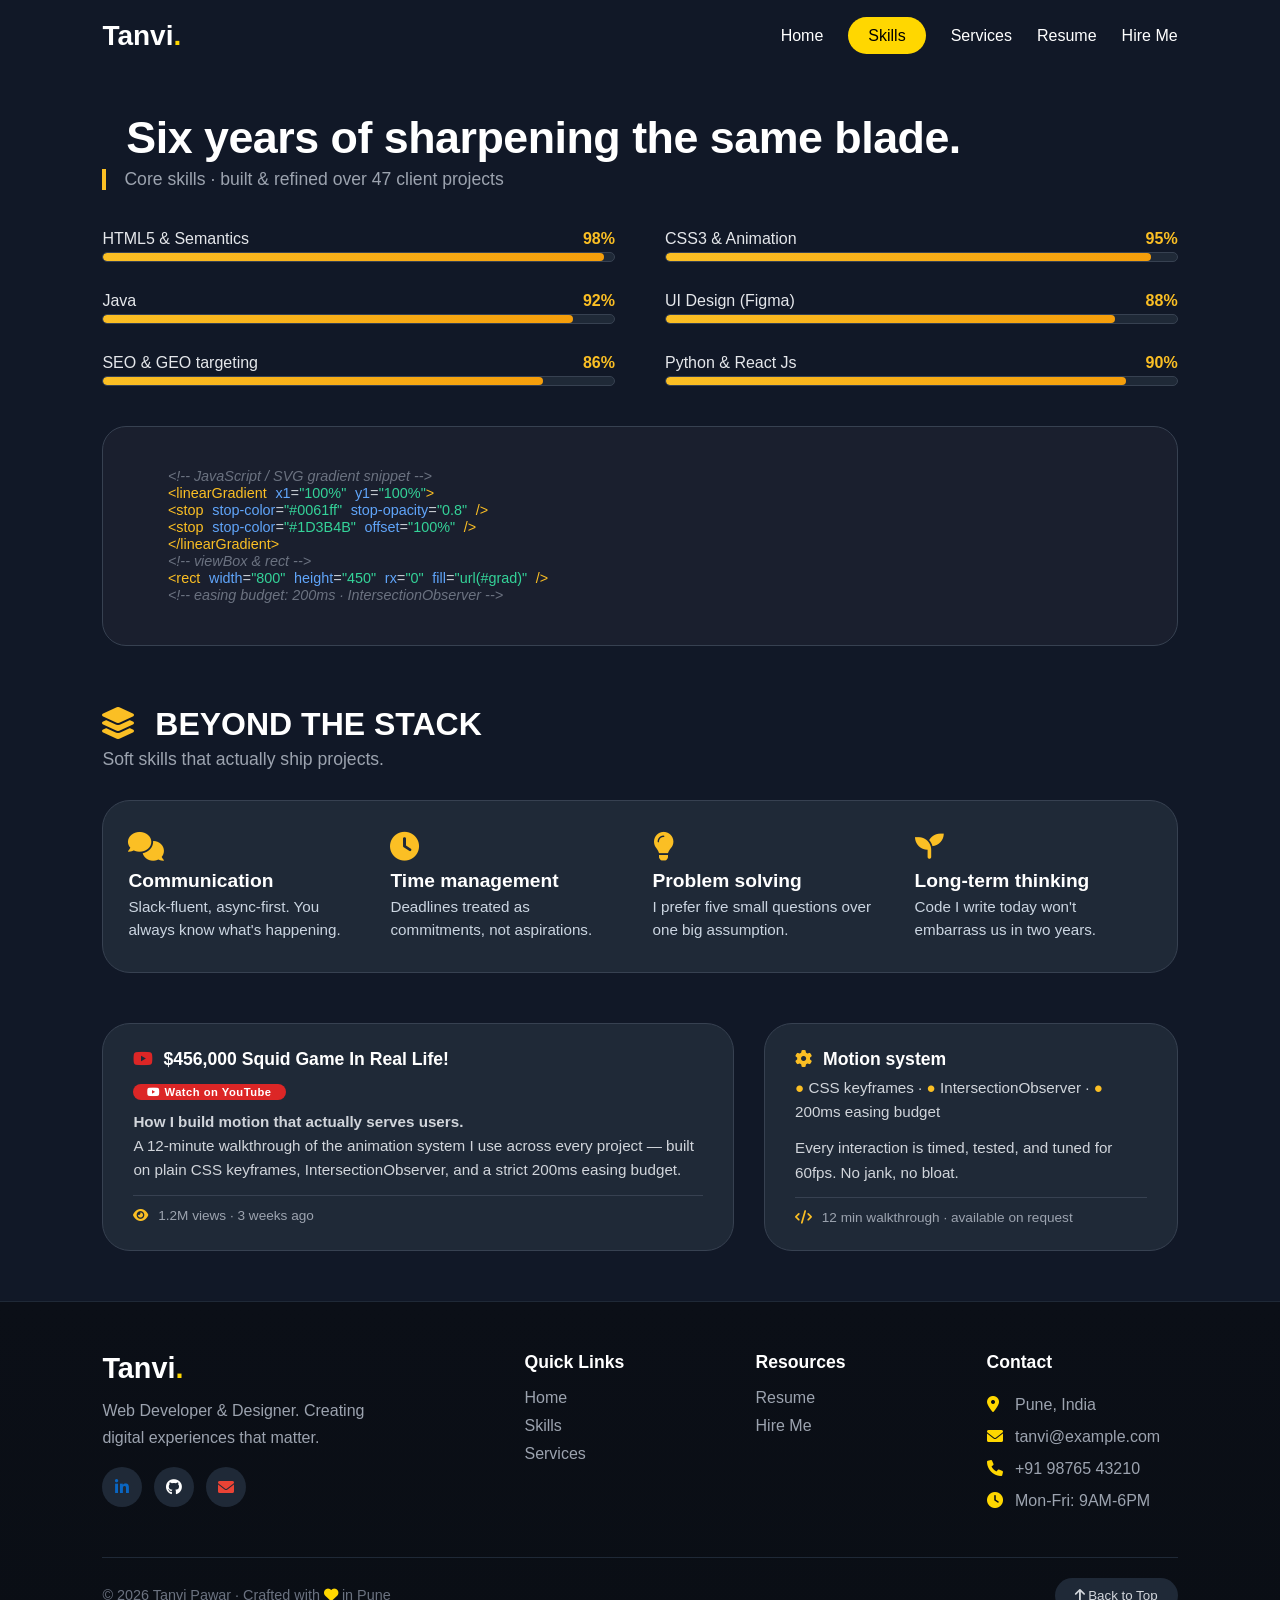
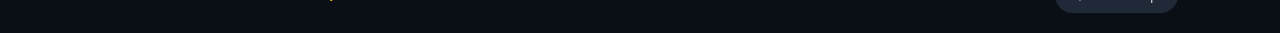
<file: skills.html>
<!DOCTYPE html>
<html lang="en">
<head>
  <meta charset="UTF-8" />
  <meta name="viewport" content="width=device-width, initial-scale=1.0" />
  <title>Tanvi · Skills · Studio</title>
  <link rel="stylesheet" href="https://cdnjs.cloudflare.com/ajax/libs/font-awesome/6.0.0-beta3/css/all.min.css" />
  <style>
    * { margin: 0; padding: 0; box-sizing: border-box; font-family: 'Segoe UI', Arial, sans-serif; }
    body { background: #111827; color: white; }

    header {
      display: flex;
      justify-content: space-between;
      align-items: center;
      padding: 20px 8%;
      position: sticky;
      top: 0;
      background: #111827;
      z-index: 100;
    }
    .logo { font-size: 28px; font-weight: bold; }
    .logo span { color: gold; }
    nav ul { display: flex; list-style: none; gap: 25px; }
    nav ul li a { text-decoration: none; color: white; font-weight: 500; transition: 0.2s; }
    nav ul li a:hover { color: #ffd966; }
    .active { background: gold; padding: 10px 20px; border-radius: 20px; color: black !important; }
    .active:hover { background: #e6c200 !important; color: black !important; }

    .skills-header { padding: 40px 8% 20px; }
    .skills-header h1 { font-size: 2.8rem; font-weight: 700; letter-spacing: -0.5px; }
    .skills-header h1 i { color: #fbbf24; margin-right: 12px; }
    .skills-header .sub { color: #9ca3af; font-size: 1.1rem; margin-top: 6px; border-left: 4px solid #fbbf24; padding-left: 18px; }

    .skills-bars { padding: 20px 8% 30px; display: grid; grid-template-columns: 1fr 1fr; gap: 30px 50px; }
    .skill-item { display: flex; flex-direction: column; gap: 4px; }
    .skill-item .skill-label { display: flex; justify-content: space-between; font-weight: 500; font-size: 1rem; color: #e5e7eb; }
    .skill-item .skill-label span:last-child { color: #fbbf24; font-weight: 600; }
    .skill-track { width: 100%; height: 10px; background: #1f2937; border-radius: 20px; overflow: hidden; border: 1px solid #374151; }
    .skill-fill { height: 100%; border-radius: 20px; background: linear-gradient(90deg, #fbbf24, #f59e0b); width: 0%; transition: width 0.6s ease; }

    .code-snippet { padding: 10px 8% 30px; }
    .code-block { background: #1a1f2e; border-radius: 24px; padding: 25px 30px; border: 1px solid #374151; font-family: 'Courier New', monospace; font-size: 0.9rem; color: #d1d5db; overflow-x: auto; white-space: pre-wrap; word-break: break-all; }
    .code-block .tag { color: #fbbf24; }
    .code-block .attr { color: #60a5fa; }
    .code-block .value { color: #34d399; }
    .code-block .comment { color: #6b7280; font-style: italic; }

    .beyond-stack { padding: 30px 8% 40px; }
    .beyond-stack h2 { font-size: 2rem; font-weight: 700; margin-bottom: 6px; }
    .beyond-stack h2 i { color: #fbbf24; margin-right: 12px; }
    .beyond-stack .sub { color: #9ca3af; margin-bottom: 30px; font-size: 1.1rem; }
    .soft-grid { display: grid; grid-template-columns: repeat(auto-fit, minmax(220px, 1fr)); gap: 25px; background: #1f2937; padding: 30px 25px; border-radius: 28px; border: 1px solid #374151; }
    .soft-item { display: flex; flex-direction: column; }
    .soft-item .icon { font-size: 1.8rem; color: #fbbf24; margin-bottom: 6px; }
    .soft-item h4 { font-size: 1.2rem; font-weight: 600; margin-bottom: 4px; }
    .soft-item p { color: #cbd5e1; font-size: 0.95rem; line-height: 1.5; }

    .motion-card { padding: 10px 8% 30px; display: flex; flex-wrap: wrap; gap: 30px; align-items: stretch; }
    .motion-card .card { background: #1f2937; border-radius: 28px; padding: 25px 30px; border: 1px solid #374151; flex: 1 1 280px; }
    .motion-card .card .card-title { font-weight: 600; font-size: 1.1rem; margin-bottom: 6px; display: flex; align-items: center; gap: 10px; }
    .motion-card .card .card-title i { color: #fbbf24; }
    .motion-card .card .badge-youtube { background: #dc2626; padding: 2px 14px; border-radius: 30px; font-size: 0.7rem; font-weight: 700; letter-spacing: 0.5px; display: inline-block; margin: 8px 0 10px; }
    .motion-card .card p { color: #d1d5db; line-height: 1.6; font-size: 0.95rem; }
    .motion-card .card .meta { color: #9ca3af; font-size: 0.85rem; margin-top: 12px; border-top: 1px solid #374151; padding-top: 12px; }
    .motion-card .card .meta i { margin-right: 6px; color: #fbbf24; }

    /* NEW UNIQUE FOOTER */
    .footer-new {
      background: linear-gradient(180deg, #0b0f17 0%, #0a0e15 100%);
      border-top: 1px solid #1f2937;
      padding: 50px 8% 20px;
      margin-top: 20px;
    }
    .footer-grid {
      display: grid;
      grid-template-columns: 2fr 1fr 1fr 1fr;
      gap: 40px;
      margin-bottom: 40px;
    }
    .footer-brand h3 { font-size: 1.8rem; font-weight: 700; margin-bottom: 12px; }
    .footer-brand h3 span { color: gold; }
    .footer-brand p { color: #9ca3af; line-height: 1.7; max-width: 300px; }
    .footer-social { display: flex; gap: 12px; margin-top: 16px; }
    .footer-social a { display: inline-flex; align-items: center; justify-content: center; width: 40px; height: 40px; border-radius: 50%; background: #1f2937; color: #d1d5db; transition: 0.3s; text-decoration: none; }
    .footer-social a:hover { background: gold; color: #111827; transform: translateY(-3px); }
    .footer-col h4 { color: white; font-size: 1.1rem; font-weight: 600; margin-bottom: 16px; }
    .footer-col ul { list-style: none; }
    .footer-col ul li { margin-bottom: 10px; }
    .footer-col ul li a { color: #9ca3af; text-decoration: none; transition: 0.3s; }
    .footer-col ul li a:hover { color: gold; padding-left: 6px; }
    .footer-col .contact-info { color: #9ca3af; line-height: 2; }
    .footer-col .contact-info i { color: gold; width: 24px; }
    .footer-bottom { border-top: 1px solid #1f2937; padding-top: 20px; display: flex; justify-content: space-between; align-items: center; flex-wrap: wrap; gap: 12px; }
    .footer-bottom p { color: #6b7280; font-size: 0.9rem; }
    .footer-bottom .scroll-top { background: #1f2937; color: #d1d5db; border: none; padding: 10px 20px; border-radius: 40px; cursor: pointer; transition: 0.3s; }
    .footer-bottom .scroll-top:hover { background: gold; color: #111827; }

    /* Footer social icons - updated with correct links */
    .footer-social a .fa-linkedin-in { color: #0a66c2; }
    .footer-social a .fa-github { color: #fff; }
    .footer-social a .fa-envelope { color: #ea4335; }

    @media (max-width: 768px) {
      .skills-bars { grid-template-columns: 1fr; gap: 18px; }
      .skills-header h1 { font-size: 2.2rem; }
      .soft-grid { grid-template-columns: 1fr; padding: 20px; }
      .motion-card { flex-direction: column; }
      .footer-grid { grid-template-columns: 1fr; gap: 30px; }
      .footer-bottom { flex-direction: column; text-align: center; }
      nav ul { gap: 12px; flex-wrap: wrap; }
      header { flex-direction: column; align-items: flex-start; gap: 10px; }
    }
  </style>
</head>
<body>

<header>
  <div class="logo">Tanvi<span>.</span></div>
  <nav>
    <ul>
      <li><a href="index.html">Home</a></li>
      <li><a href="skills.html" class="active">Skills</a></li>
      <li><a href="services.html">Services</a></li>
      <li><a href="resume.html">Resume</a></li>
      <li><a href="contact.html">Hire Me</a></li>
    </ul>
  </nav>
</header>

<div class="skills-header">
  <h1><i class="fas fa-blade"></i> Six years of sharpening the same blade.</h1>
  <div class="sub">Core skills · built & refined over 47 client projects</div>
</div>

<section class="skills-bars">
  <div class="skill-item">
    <div class="skill-label"><span>HTML5 &amp; Semantics</span><span>98%</span></div>
    <div class="skill-track"><div class="skill-fill" style="width:98%;"></div></div>
  </div>
  <div class="skill-item">
    <div class="skill-label"><span>CSS3 &amp; Animation</span><span>95%</span></div>
    <div class="skill-track"><div class="skill-fill" style="width:95%;"></div></div>
  </div>
  <div class="skill-item">
    <div class="skill-label"><span>Java</span><span>92%</span></div>
    <div class="skill-track"><div class="skill-fill" style="width:92%;"></div></div>
  </div>
  <div class="skill-item">
    <div class="skill-label"><span>UI Design (Figma)</span><span>88%</span></div>
    <div class="skill-track"><div class="skill-fill" style="width:88%;"></div></div>
  </div>
  <div class="skill-item">
    <div class="skill-label"><span>SEO &amp; GEO targeting</span><span>86%</span></div>
    <div class="skill-track"><div class="skill-fill" style="width:86%;"></div></div>
  </div>
  <div class="skill-item">
    <div class="skill-label"><span> Python &amp; React Js </span><span>90%</span></div>
    <div class="skill-track"><div class="skill-fill" style="width:90%;"></div></div>
  </div>
</section>

<div class="code-snippet">
  <div class="code-block">
    <span class="comment">&lt;!-- JavaScript / SVG gradient snippet --&gt;</span>
    <span class="tag">&lt;linearGradient</span> <span class="attr">x1</span>=<span class="value">"100%"</span> <span class="attr">y1</span>=<span class="value">"100%"</span><span class="tag">&gt;</span>
    <span class="tag">&lt;stop</span> <span class="attr">stop-color</span>=<span class="value">"#0061ff"</span> <span class="attr">stop-opacity</span>=<span class="value">"0.8"</span> <span class="tag">/&gt;</span>
    <span class="tag">&lt;stop</span> <span class="attr">stop-color</span>=<span class="value">"#1D3B4B"</span> <span class="attr">offset</span>=<span class="value">"100%"</span> <span class="tag">/&gt;</span>
    <span class="tag">&lt;/linearGradient&gt;</span>
    <span class="comment">&lt;!-- viewBox &amp; rect --&gt;</span>
    <span class="tag">&lt;rect</span> <span class="attr">width</span>=<span class="value">"800"</span> <span class="attr">height</span>=<span class="value">"450"</span> <span class="attr">rx</span>=<span class="value">"0"</span> <span class="attr">fill</span>=<span class="value">"url(#grad)"</span> <span class="tag">/&gt;</span>
    <span class="comment">&lt;!-- easing budget: 200ms · IntersectionObserver --&gt;</span>
  </div>
</div>

<section class="beyond-stack">
  <h2><i class="fas fa-layer-group"></i> BEYOND THE STACK</h2>
  <div class="sub">Soft skills that actually ship projects.</div>
  <div class="soft-grid">
    <div class="soft-item">
      <div class="icon"><i class="fas fa-comments"></i></div>
      <h4>Communication</h4>
      <p>Slack-fluent, async-first. You always know what's happening.</p>
    </div>
    <div class="soft-item">
      <div class="icon"><i class="fas fa-clock"></i></div>
      <h4>Time management</h4>
      <p>Deadlines treated as commitments, not aspirations.</p>
    </div>
    <div class="soft-item">
      <div class="icon"><i class="fas fa-lightbulb"></i></div>
      <h4>Problem solving</h4>
      <p>I prefer five small questions over one big assumption.</p>
    </div>
    <div class="soft-item">
      <div class="icon"><i class="fas fa-seedling"></i></div>
      <h4>Long-term thinking</h4>
      <p>Code I write today won't embarrass us in two years.</p>
    </div>
  </div>
</section>

<div class="motion-card">
  <div class="card">
    <div class="card-title"><i class="fab fa-youtube" style="color:#dc2626;"></i> $456,000 Squid Game In Real Life!</div>
    <div class="badge-youtube"><i class="fab fa-youtube"></i> Watch on YouTube</div>
    <p><strong>How I build motion that actually serves users.</strong><br>
    A 12-minute walkthrough of the animation system I use across every project — built on plain CSS keyframes, IntersectionObserver, and a strict 200ms easing budget.</p>
    <div class="meta"><i class="fas fa-eye"></i> 1.2M views · 3 weeks ago</div>
  </div>
  <div class="card" style="flex:1;">
    <div class="card-title"><i class="fas fa-cog"></i> Motion system</div>
    <p><span style="color:#fbbf24;">●</span> CSS keyframes · <span style="color:#fbbf24;">●</span> IntersectionObserver · <span style="color:#fbbf24;">●</span> 200ms easing budget</p>
    <p style="margin-top:12px;">Every interaction is timed, tested, and tuned for 60fps. No jank, no bloat.</p>
    <div class="meta"><i class="fas fa-code"></i> 12 min walkthrough · available on request</div>
  </div>
</div>

<!-- NEW UNIQUE FOOTER -->
<footer class="footer-new">
  <div class="footer-grid">
    <div class="footer-brand">
      <h3>Tanvi<span>.</span></h3>
      <p>Web Developer &amp; Designer. Creating digital experiences that matter.</p>
       <div class="footer-social">
        <!-- LinkedIn - opens LinkedIn profile -->
        <a href="https://www.linkedin.com/in/tanvi-pawar-0872b03a2?utm_source=share_via&utm_content=profile&utm_medium=member_android" target="_blank" title="LinkedIn">
          <i class="fab fa-linkedin-in"></i>
        </a>
        <!-- GitHub - opens GitHub profile -->
        <a href="https://github.com/tanavipawar11/ti-o" target="_blank" title="GitHub">
          <i class="fab fa-github"></i>
        </a>
        <!-- Gmail - opens Gmail inbox -->
        <a href="https://mail.google.com/mail/u/0/#inbox" target="_blank" title="Gmail">
          <i class="fas fa-envelope"></i>
        </a>
      </div>
    </div>
    <div class="footer-col">
      <h4>Quick Links</h4>
      <ul>
        <li><a href="index.html">Home</a></li>
        <li><a href="skills.html">Skills</a></li>
        <li><a href="services.html">Services</a></li>
      </ul>
    </div>
    <div class="footer-col">
      <h4>Resources</h4>
      <ul>
        <li><a href="resume.html">Resume</a></li>
        <li><a href="contact.html">Hire Me</a></li>
      </ul>
    </div>
    <div class="footer-col">
      <h4>Contact</h4>
      <div class="contact-info">
        <div><i class="fas fa-map-marker-alt"></i> Pune, India</div>
        <div><i class="fas fa-envelope"></i> tanvi@example.com</div>
        <div><i class="fas fa-phone"></i> +91 98765 43210</div>
        <div><i class="fas fa-clock"></i> Mon-Fri: 9AM-6PM</div>
      </div>
    </div>
  </div>
  <div class="footer-bottom">
    <p>© 2026 Tanvi Pawar · Crafted with <i class="fas fa-heart" style="color: gold;"></i> in Pune</p>
    <button class="scroll-top" onclick="window.scrollTo({top:0,behavior:'smooth'})">
      <i class="fas fa-arrow-up"></i> Back to Top
    </button>
  </div>
</footer>

<script>
  (function() {
    console.log('✧ Tanvi · Home page loaded ✧');
  })();
</script>

</body>
</html>
</file>
